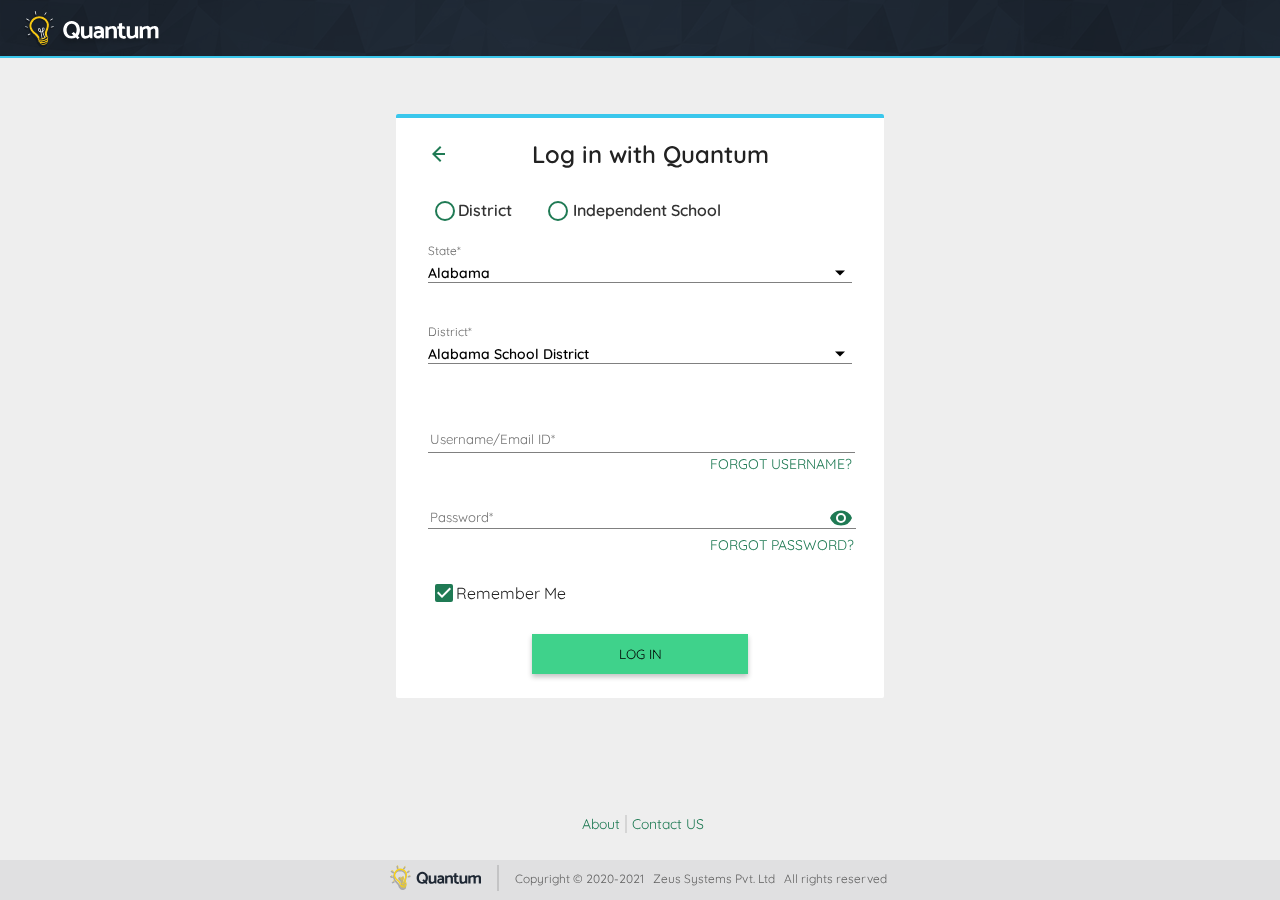
<file: index.html>
<!DOCTYPE html>
<html lang="en">
  <head>
    <meta charset="UTF-8" />
    <meta http-equiv="X-UA-Compatible" content="IE=edge" />
    <meta name="viewport" content="width=device-width, initial-scale=1" />
    <title>Quantum</title>
    <link rel="stylesheet" href="css/style.css" />
  </head>
  <body>
    <div class="container">
      <div class="header">
        <div class="header-icon"></div>
        <div class="header-image"></div>
      </div>

      <div class="hello">
        <div class="login">
          <div class="outline"></div>
          <div class="back"></div>
          <div class="login-with">Log in with Quantum</div>
          <input type="radio" name="field" id="district" />
          <label for="district" id="district-label">District</label>
          <input type="radio" name="field" id="school" />
          <label for="school" id="school-label">Independent School</label>

          <label for="state">State*</label>
          <select list="states" name="state" id="state">
            <datalist id="states">
              <option value="Alabama">Alabama</option>
              <option value="Andhra Pradesh">Andhra Pradesh</option>
              <option value="Andaman and Nicobar Islands">
                Andaman and Nicobar Islands
              </option>
              <option value="Arunachal Pradesh">Arunachal Pradesh</option>
              <option value="Assam">Assam</option>
              <option value="Bihar">Bihar</option>
              <option value="Chandigarh">Chandigarh</option>
              <option value="Chhattisgarh">Chhattisgarh</option>
              <option value="Dadar and Nagar Haveli">
                Dadar and Nagar Haveli
              </option>
              <option value="Daman and Diu">Daman and Diu</option>
              <option value="Delhi">Delhi</option>
              <option value="Lakshadweep">Lakshadweep</option>
              <option value="Puducherry">Puducherry</option>
              <option value="Goa">Goa</option>
              <option value="Gujarat">Gujarat</option>
              <option value="Haryana">Haryana</option>
              <option value="Himachal Pradesh">Himachal Pradesh</option>
              <option value="Jammu and Kashmir">Jammu and Kashmir</option>
              <option value="Jharkhand">Jharkhand</option>
              <option value="Karnataka">Karnataka</option>
              <option value="Kerala">Kerala</option>
              <option value="Madhya Pradesh">Madhya Pradesh</option>
              <option value="Maharashtra">Maharashtra</option>
              <option value="Manipur">Manipur</option>
              <option value="Meghalaya">Meghalaya</option>
              <option value="Mizoram">Mizoram</option>
              <option value="Nagaland">Nagaland</option>
              <option value="Odisha">Odisha</option>
              <option value="Punjab">Punjab</option>
              <option value="Rajasthan">Rajasthan</option>
              <option value="Sikkim">Sikkim</option>
              <option value="Tamil Nadu">Tamil Nadu</option>
              <option value="Telangana">Telangana</option>
              <option value="Tripura">Tripura</option>
              <option value="Uttar Pradesh">Uttar Pradesh</option>
              <option value="Uttarakhand">Uttarakhand</option>
              <option value="West Bengal">West Bengal</option>
            </datalist>
          </select>

          <label for="district-list">District*</label>
          <select list="districts-list" name="district-list" id="district-list">
            <datalist id="districts-list">
              <option value="Alabama School District">
                Alabama School District
              </option>
              <option value="Andhra Pradesh">Andhra Pradesh</option>
              <option value="Andaman and Nicobar Islands">
                Andaman and Nicobar Islands
              </option>
              <option value="Arunachal Pradesh">Arunachal Pradesh</option>
              <option value="Assam">Assam</option>
              <option value="Bihar">Bihar</option>
              <option value="Chandigarh">Chandigarh</option>
              <option value="Chhattisgarh">Chhattisgarh</option>
              <option value="Dadar and Nagar Haveli">
                Dadar and Nagar Haveli
              </option>
              <option value="Daman and Diu">Daman and Diu</option>
              <option value="Delhi">Delhi</option>
              <option value="Lakshadweep">Lakshadweep</option>
              <option value="Puducherry">Puducherry</option>
              <option value="Goa">Goa</option>
              <option value="Gujarat">Gujarat</option>
              <option value="Haryana">Haryana</option>
              <option value="Himachal Pradesh">Himachal Pradesh</option>
              <option value="Jammu and Kashmir">Jammu and Kashmir</option>
              <option value="Jharkhand">Jharkhand</option>
              <option value="Karnataka">Karnataka</option>
              <option value="Kerala">Kerala</option>
              <option value="Madhya Pradesh">Madhya Pradesh</option>
              <option value="Maharashtra">Maharashtra</option>
              <option value="Manipur">Manipur</option>
              <option value="Meghalaya">Meghalaya</option>
              <option value="Mizoram">Mizoram</option>
              <option value="Nagaland">Nagaland</option>
              <option value="Odisha">Odisha</option>
              <option value="Punjab">Punjab</option>
              <option value="Rajasthan">Rajasthan</option>
              <option value="Sikkim">Sikkim</option>
              <option value="Tamil Nadu">Tamil Nadu</option>
              <option value="Telangana">Telangana</option>
              <option value="Tripura">Tripura</option>
              <option value="Uttar Pradesh">Uttar Pradesh</option>
              <option value="Uttarakhand">Uttarakhand</option>
              <option value="West Bengal">West Bengal</option>
            </datalist>
          </select>

          <input type="text" placeholder="Username/Email ID*" id="username" />
          <label for="username">FORGOT USERNAME?</label>

          <input type="text" id="password" placeholder="Password*" />
          <button type="toggle" id="password_visible"></button>
          <label for="password">FORGOT PASSWORD?</label>

          <input type="checkbox" id="checkbox" checked />
          <label for="checkbox">Remember Me</label>

          <button
            type="button"
            class="button"
            title="Dashboard"
            onclick="location.href='./dashboard/dashboard.html'"
          >
            LOG IN
          </button>
        </div>
      </div>
    </div>

    <div class="end1">
      <div class="abcon">
        <div class="about">About</div>
        <div></div>
        <div class="contact">Contact US</div>
      </div>

      <div class="footer">
        <div class="footer_c">
          <div class="footer-icon"></div>
          <div class="sep"></div>
          <div class="copyright">Copyright &#169; 2020-2021</div>
          <div class="company">Zeus Systems Pvt. Ltd</div>
          <div class="end">All rights reserved</div>
        </div>
      </div>
    </div>
  </body>
</html>
</file>
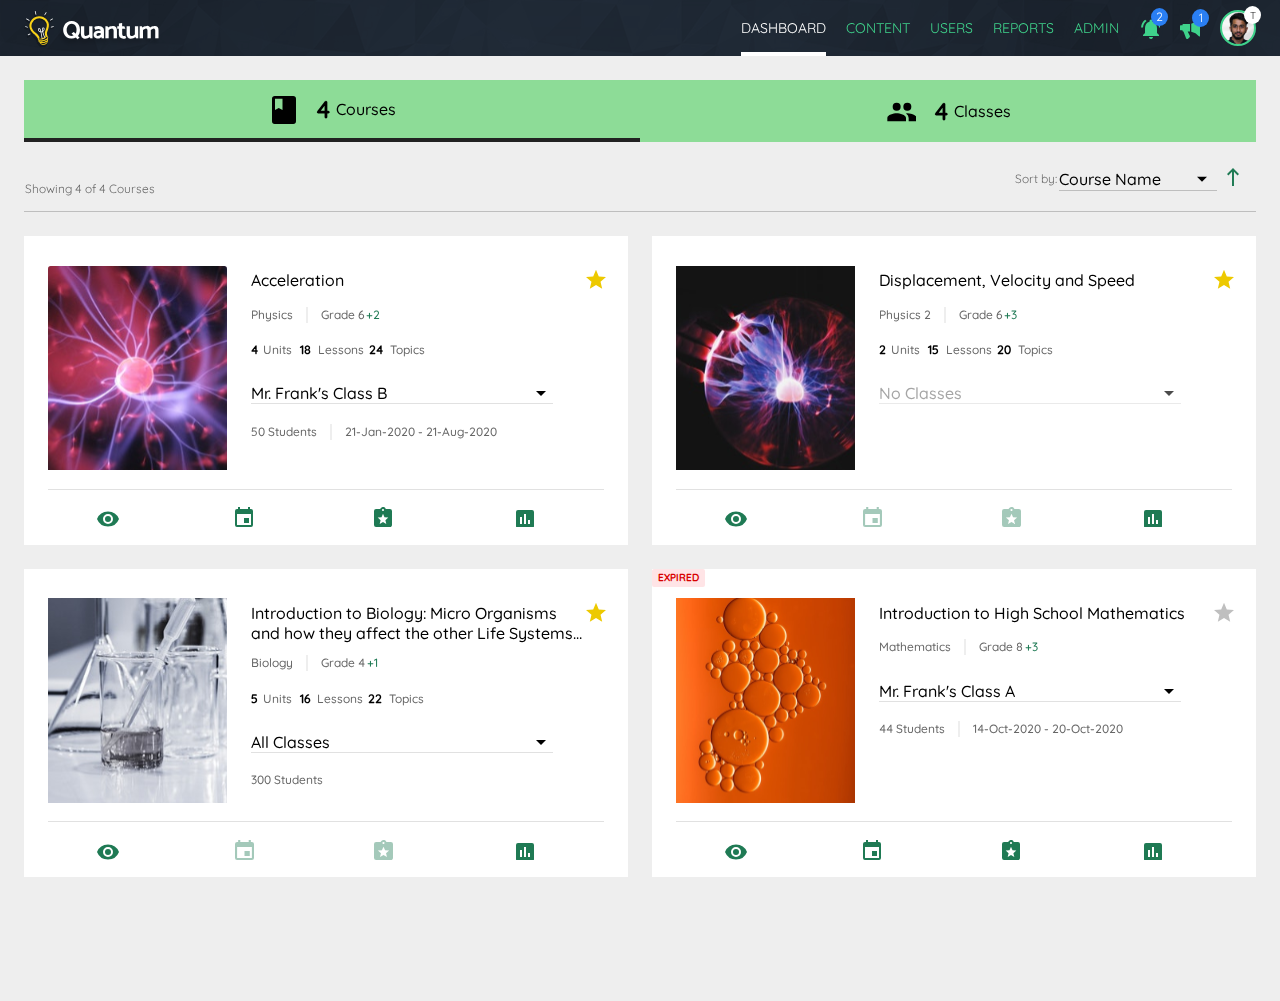
<file: dashboard/dashboard.html>
<!DOCTYPE html>
<html lang="en">
  <head>
    <meta charset="UTF-8" />
    <meta http-equiv="X-UA-Compatible" content="IE=edge" />
    <meta name="viewport" content="width=device-width, initial-scale=1.0" />
    <title>Document</title>
    <link rel="stylesheet" href="./css/dashboard.css" />
    <link rel="stylesheet" href="./css/dashboard1.css" />
  </head>
  <body>
    <div>
      <div class="header">
        <div class="header-image"></div>
        <div
          class="header-icon"
          title="Login Page"
          onclick="location.href='../index.html'"
        ></div>

        <div class="header-links">
          <nav class="nav-bar">
            <ul>
              <div class="links">
                <li class="tabs" value="active">DASHBOARD</li>
                <li class="tabs">CONTENT</li>
                <li class="tabs">USERS</li>
                <li class="tabs">REPORTS</li>
                <li class="tabs">ADMIN</li>
              </div>
              <div class="icons">
                <li class="notifications">
                  <div class="bubble"></div>
                </li>
                <li class="horn">
                  <div class="bubble"></div>
                </li>
                <li class="profile">
                  <div class="bubble"></div>
                </li>
                <button class="dropdown"></button>
              </div>
            </ul>
          </nav>
        </div>
      </div>

      <div class="navbar2">
        <div class="c c1" name="active">
          <div class="course-icon"></div>
          <div class="cou4"></div>
          <div class="course">Courses</div>
        </div>
        <div class="c c1" name="not-active">
          <div class="class-icon"></div>
          <div class="class4"></div>
          <div class="class">Classes</div>
        </div>
      </div>

      <div class="sort">
        <div></div>
        <div>
          <div class="sortby">Sort by:</div>
          <select name="course-name">
            <datalist id="course-name">
              <option>Course Name</option>
              <option>Course Expiry</option>
              <option>Course Completion</option>
            </datalist>
          </select>
          <div class="arrow"></div>
        </div>
      </div>

      <div class="showtabs"></div>
    </div>
    <div>
      <div class="abcon">
        <div class="about">About</div>
        <div></div>
        <div class="contact">Contact US</div>
      </div>
      <div class="footer">
        <div class="footer_c">
          <div class="footer-icon"></div>
          <div class="sep"></div>
          <div class="copyright">Copyright &#169; 2020-2021</div>
          <div class="company">Zeus Systems Pvt. Ltd</div>
          <div class="end">All rights reserved</div>
        </div>
      </div>
    </div>
    <script src="./js/dashboard.js" defer></script>
  </body>
</html>
</file>
<file: css/style.css>
@font-face {
  font-family: "Quicksand";
  src: url("../quantum_screen_assets/Quicksand font 1/Quicksand-VariableFont_wght.ttf")
    format("truetype");
}

html,
body {
  overflow-x: hidden;
  margin: 0;
  background-color:#EEEEEE;
}
body {
  height: 100vh;
  display: flex;
  flex-direction: column;
  justify-content: space-between;
}
body,
html {
  width: 100%;
  height: 100%;
}
.container {
  width: 100%;
}

*
  :not(
    .header-image,
    .header,
    .footer,
    .footer-icon,
    .footer_c div,
    .footer_c,
    .hello,
    .abcon,
    .login,
    .container,
    .end1,
    .abcon > div
  ) {
  position: absolute;
}

* {
  font-family: Quicksand;
}

.hello {
  display: flex;
  flex-direction: column;
  justify-content: space-around;
  align-items: center;
}

.header {
  margin: 0;
  width: auto;
  height: 56px;
  opacity: 1;
  background-color: #202a37;
  border-bottom: 2px solid #3ac7ec;
}

.header-image {
  width: auto;
  height: 56px;

  background-color: #202a37;
  background: transparent url("../quantum_screen_assets/header_pattern_svg.svg")
    repeat 0% 0% padding-box;
  mix-blend-mode: overlay;
  opacity: 0.8;
}

.header-icon {
  position: absolute;
  top: 11px;
  left: 24px;
  width: 135px;
  height: 36px;
  background: url("../quantum_screen_assets/icons/logo used in header.svg") 0%
    0% no-repeat padding-box;
  opacity: 1;
}

.outline {
  top: 0;
  width: 488px;
  height: 4px;
  background: #3ac7ec;
  border-radius: 2px 2px 0px 0px;
  opacity: 1;
  z-index: 1;
  margin: 0px;
}

.login {
  position: relative;
  width: 488px;
  height: 584px;
  background: #ffffff 0% 0% no-repeat padding-box;
  border-radius: 2px;
  margin: 56px 0 24px 0;
}

.back {
  top: 28px;
  left: 32px;
  width: 17px;
  height: 26px;
  color: #1f7a54;
  background-image: url("../quantum_screen_assets/icons/back.svg");
}

.login-with {
  top: 26px;
  left: 136px;
  width: 237px;
  height: 30px;

  text-align: center;
  font: 600 24px/28px Quicksand;
  color: #222222;
}

#district {
  background: url("../quantum_screen_assets/icons/radio-button-off.svg")
    no-repeat;
  top: 82px;
  left: 32px;
  width: 24px;
  height: 24px;
  appearance: none;
}

#district:checked,
#school:checked {
  background: url("../quantum_screen_assets/icons/radio-button-on.svg") left
    center no-repeat;
}
#district-label {
  top: 86px;
  left: 62px;
  width: 53px;
  height: 20px;

  text-align: left;
  font: 600 16px/20px Quicksand;

  color: #333333;
}

#school {
  background: url("../quantum_screen_assets/icons/radio-button-off.svg")
    no-repeat;
  top: 82px;
  left: 145px;
  width: 24px;
  height: 24px;
  appearance: none;
}

#school-label {
  top: 86px;
  left: 177px;
  width: 248px;
  height: 20px;
  text-align: left;
  font: 600 16px/20px Quicksand;
  letter-spacing: 0px;
  color: #333333;
}

select[name="state"] {
  top: 149px;
  left: 32px;
  width: 424px;
  height: 20px;
  border: none;
  border-bottom: 1px solid grey;
  font: 600 14px/18px Quicksand;
  appearance: none;
  background: url("../quantum_screen_assets/icons/arrow-down.svg") no-repeat;
  background-position: calc(100%);
}

select[name="state"]:focus {
  border-bottom: solid 1px #1f7a54;
  outline: 0;
}

label[for="state"] {
  top: 129px;
  left: 32px;
  width: 34px;
  height: 15px;

  text-align: left;
  font: 12px/16px Quicksand;
  color: #666666;
}

label[for="district-list"] {
  top: 210px;
  left: 32px;
  width: 44px;
  height: 15px;

  text-align: left;
  font: 12px/16px Quicksand;
  color: #666666;
}

select[name="district-list"] {
  top: 230px;
  left: 32px;
  width: 424px;
  height: 20px;
  border: none;
  border-bottom: 1px solid grey;
  font: 600 14px/18px Quicksand;
  appearance: none;
  background: url("../quantum_screen_assets/icons/arrow-down.svg") no-repeat;
  background-position: 100%;
}

select[name="district-list"]:focus {
  border-bottom: solid 1px #1f7a54;
  outline: 0;
}

#username {
  top: 311px;
  left: 32px;
  width: 423px;
  height: 25px;
  border: none;
  border-bottom: 1px solid grey;
}
#username:focus {
  border-bottom: solid 1px #1f7a54;
  outline: 0;
}

label[for="username"] {
  top: 341px;
  left: 314px;
  width: 142px;
  height: 18px;

  text-align: right;
  font: 14px/18px Quicksand;

  color: #1f7a54;
}

#password {
  top: 392px;
  left: 32px;
  width: 424px;
  height: 20px;
  border: none;
  border-bottom: 1px solid grey;
}
#password:focus {
  border-bottom: solid 1px #1f7a54;
  outline: 0;
}

#password_visible {
  top: 392px;
  left: 433px;
  width: 28px;
  height: 25px;
  background: transparent url("../quantum_screen_assets/icons/preview.svg")
    no-repeat;
  border: none;
}

label[for="password"] {
  top: 422px;
  left: 314px;
  width: 144px;
  height: 18px;
  text-align: right;
  font: 14px/18px Quicksand;
  letter-spacing: 0px;
  color: #1f7a54;
  text-transform: uppercase;
  opacity: 1;
}

input[type="checkbox"] {
  top: 464px;
  left: 32px;
  width: 24px;
  height: 24px;
  background-image: url("../quantum_screen_assets/icons/checkbox-unchecked.svg");
  appearance: none;
}

input[type="checkbox"]:checked {
  background-image: url("../quantum_screen_assets/icons/checkbox-checked.svg");
}

label[for="checkbox"] {
  top: 469px;
  left: 60px;
  width: 111px;
  height: 20px;
  text-align: left;
  font: 16px/20px Quicksand;
  letter-spacing: 0px;
  color: #222222;
}

.button {
  top: 520px;
  left: 136px;
  width: 216px;
  height: 40px;

  background: #3fd28b 0% 0% no-repeat padding-box;
  box-shadow: 0px 3px 5px #0000003d;
  border: none;
}

.button:hover {
  cursor: pointer;
}

.abcon {
  display: flex;
  justify-content: center;
}
.end1 {
  width: 100%;
}
.abcon div {
  margin: 15px 0 0 5px;
  font: 14px/18px Quicksand;
  color: #1f7a54;
}

.abcon > :nth-child(2) {
  border: 1px solid #0000001a;
}

.footer {
  display: flex;
  justify-content: center;
  align-items: center;
  width: auto;
  height: 40px;
  background: #E0E0E1 0% 0% no-repeat padding-box;
  margin-top: 3vh;
}

.footer_c {
  display: flex;
  justify-content: center;
}

.footer-icon {
  width: 91px;
  height: 30px;
  background: transparent
    url("../quantum_screen_assets/icons/logo used in footer.svg") padding-box
    no-repeat;
  margin-right: 16px;
}

.sep {
  top: 9px;
  width: 0px;
  height: 24px;
  border: 1px solid #0000001f;
  margin-right: 16px;
}
.copyright {
  position: relative;
  top: 6px;
  width: 130px;
  height: 15px;
  text-align: left;
  font: 12px/16px Quicksand;

  color: #616161;
  margin-right: 8px;
}

.company {
  position: relative;
  top: 6px;
  width: 131px;
  height: 15px;

  text-align: left;
  font: 12px/16px Quicksand;

  color: #616161;
}

.end {
  position: relative;
  top: 6px;
  width: 106px;
  height: 15px;
  text-align: left;
  font: 12px/16px Quicksand;

  color: #616161;
}
</file>
<file: dashboard/css/dashboard.css>
@font-face {
    font-family: 'Quicksand';
    src: url("../../quantum_screen_assets/Quicksand font 1/Quicksand-VariableFont_wght.ttf") format('truetype');
}

@font-face {
    font-family: 'Quicksand';
    src: url("../../quantum_screen_assets/Quicksand font 1/static/Quicksand-Medium.ttf") format('truetype');
    font-weight: 500;
}

.header{
    margin:0;
    width: auto;
    height: 56px;
    opacity: 1;
    background-color: #202a37;

}

html{
    overflow-x: hidden;
}
body{
    overflow-x: hidden;
    box-sizing: border-box;
    margin: 0;
    background-color: #EEEEEE;
    display: flex;
    flex-direction: column;
    justify-content: space-between;
    position: relative;
}

body, html {
    height: 100%;
  }
.header-image{
    margin: 0;
    width: auto;
    height: 56px;

    background-color: #202a37;
    background: transparent url('../../quantum_screen_assets/header_pattern_svg.svg') repeat 0% 0% padding-box;
    mix-blend-mode: overlay;
    opacity: 0.8;
}

.header-icon:hover{
    cursor: pointer;
    
}

.header-icon{
    position:absolute;
    top: 11px;
    left: 24px;
    width: 135px;
    height: 36px;
    background: url("../../quantum_screen_assets/icons/logo used in header.svg") 0% 0% no-repeat padding-box;
    opacity: 1;
}

.abcon{
    display: flex;
    justify-content: center;
}    
.abcon div{
    margin: 15px 0 0 5px;
    font: 14px/18px Quicksand;
    color: #1f7a54;
}

.abcon > :nth-child(2){
    border: 1px solid #0000001a;
 }
    
.footer{
    display: flex;
    justify-content: center;
    align-items: center;
    width: auto;
    height: 40px;
    background: #E0E1E1 0% 0% no-repeat padding-box;
    margin-top: 3vh;
}
    
    
.footer_c{
        display: flex;
        justify-content: center;
}
    
.footer-icon{    
    width: 91px;
    height: 30px;
    background: transparent url('../../quantum_screen_assets/icons/logo used in footer.svg') 0% 0% padding-box no-repeat;
    margin-right: 16px;
    }
    
.sep{
    top: 9px;
    width: 0px;
    height: 24px;
    border: 1px solid #0000001F;
    margin-right: 16px;
    }
.copyright{
        position: relative;
        top:6px;
    width: 130px;
    height: 15px;
    text-align: left;
    font: 12px/16px Quicksand;
    
    color: #616161;
    margin-right: 8px;
    }
    
.company{
        position: relative;
        top: 6px;
    width: 131px;
    height: 15px;
    
    text-align: left;
    font: 12px/16px Quicksand;
    
    color: #616161;
    
}
    
.end{
        position: relative;
    top: 6px;
    width: 106px;
    height: 15px;
    text-align: left;
    font: 12px/16px Quicksand;
    
    color: #616161;
    
}

nav{
    @media (max-width:724px) {
        padding: 3px;
    }
    padding: 4px;
}

.nav-bar{
    display: flex;
    justify-content: flex-end;

}

.nav-bar ul{
    display:flex
}

.nav-bar ul div{
    display:flex
}




.nav-bar ul > div{

    color: #3FD28B;
    list-style: none;
    font: 14px/14px Quicksand;
    transform: translateY(-66px);
 
}

.nav-bar ul li:not(.profile){
    padding: 11px 0;
}

.nav-bar ul li,button{
    margin-right: 20px;
}




.tabs[value=active]{
    color: white;
    border-bottom: 4px solid rgb(255, 255, 255);
}

.notifications{
    position: relative;
    top: 7px;
    width: 21px;
    height: 24px;
    background: url("../../quantum_screen_assets/icons/alerts.svg") no-repeat;
}

.horn{
    position: relative;
    top: 9px;
    width:20px;
    height: 20px;
    background: url("../../quantum_screen_assets/icons/announcements.svg") no-repeat;
}
.profile{
    
    position: relative;
    width:32px;
    height: 32px;
    background-size: 32px;
    background-image: url("Shubham_Raut_Photo.jpg");
    border: 2px solid #3FD28B;
    border-radius: 50%;
    
}

.bubble{
    font: 12px/16px Quicksand;
    color: #FFFFFF;
    display: flex;
    width: 17px;
    height: 18px;
    justify-content: center;
    align-items: center;
    background-color: #2A7FF3;
    border-radius: 50%;
    
}

.notifications .bubble{
    transform: translate(12px,-20px);
}
.horn .bubble{
    transform: translate(12px,-21px);
}

.profile .bubble{
    transform: translate(22px,-6px);
    background-color: #ffffff;
    color: #222222;
    font: 10px Quicksand;
}



@media (max-width:724px){
.links li{
    display: none;
}

}

@media (min-width:725px){
    .dropdown{
        display: none;
    }
}

.dropdown{
    cursor:pointer;
    position: relative;
    top: 6px;
    width: 24px;
    height: 24px;
    border: none;
    background:url("../../quantum_screen_assets/icons/hamburger-menu.svg") no-repeat;
}

.navbar2{
    display: flex;
    margin:24px;
    background-color: #8ddc97;
    height: 62px;
    justify-content: center;
    align-items: center;
}

.c{
    display: flex;
    justify-content: center;
    align-items: center;
    height: 58px;
    flex:1;
}


.course-icon{
    background-image: url("../../quantum_screen_assets/icons/courses.svg");
    width: 30px;
    height: 30px;
}


.class-icon{
    background-image: url("../../quantum_screen_assets/icons/classes.svg");
    width: 30px;
    height: 30px;
}

.class4,.cou4{
    font-weight: bold;
    font-size: large;
    margin-left: 18px;
    font: bold 24px/28px Quicksand;
}

.class,.course{

    margin-left: 5px;
    font: 500 16px/20px Quicksand;
}


.c1[name=active]{
    border-bottom: 4px solid #222222;
    
}

.sort{
    height: 45px;
    display: flex;
    justify-content: space-between;
    margin: 24px 24px;
    font:12px/14px Quicksand; 
    border-bottom: 1px solid #bebebe;
}

.sort div select{
    appearance: none;
    padding-right: 15px;
    width: auto;
    height: 24px;
    margin-left: 1px;
    font: 500 16px/20px Quicksand;
    border: none;
    background:none;
    border-bottom: 1px solid #bebebe;

    background: url("../../quantum_screen_assets/icons/arrow-down.svg") no-repeat;
    background-position: calc(100% - 3px);
}

select[name=course-name]:focus {
    outline: 0; 
}
.sort .arrow{
    margin: 1px 10px;
    width: 18px;
    height: 18px;
    background: url("../../quantum_screen_assets/icons/sort.svg") no-repeat;
    --transform: rotate(180deg);
}

.sort .sortby{
    transform: translateY(-10px);
}



.sort div{
    margin: 1px;
    display: flex;

}
.sort div:first-of-type{
    display: flex;
    align-items: center;
    color: #686868;
}

.showtabs{
    display: grid;
    gap: 24px;
    margin: 0;    
}

    
@media (min-width:725px){
    .showtabs{
        grid-template-columns: 1fr 1fr;
        grid-template-rows: 1fr 1fr;
        margin: 24px 
    }


}

@media (max-width:724px){

    .showtabs{
        justify-content: center;
    }
}
</file>
<file: dashboard/css/dashboard1.css>
@media (min-width:725px) {
    .tab .tab-image {
        display: flex;
        position: relative;
        margin: 24px;
        margin-bottom: 8%;
        margin-top: 13%;
        width: 14vw;
        height: 16vw;
        --background: url("../../quantum_screen_assets/images/imageMask-1.svg");
        background-size: 14vw;
    }
    .f-buttons{
        margin: 0 24px;
    }

    .title{
        flex:1
    }

}

@media (max-width:724px) {
    .tab .tab-image {
        display: flex;
        position: relative;
        margin: 3.8vw;
        margin-bottom: 8%;
        width: 22vw;
        height: 26vw;
        background-size: 22vw;
    }

    .f-buttons{
        margin: 0 3.5vw;
    }
    .title{
        width: 40vw ;
    }


}


.tab {
    background-color: rgb(255, 255, 255);
    display: grid;
    grid-template-columns: 3fr 5fr ;
    grid-template-rows: 9fr 2fr;
}

.expired{
    position: absolute;
    text-transform: uppercase;
    font: bold 10px/16px Quicksand;
    color: #D80000;
    background-color: #FFE4E6;
    border-radius: 2px;
    border: none;
}


.intro{
    margin-top: 9%;
    display: flex;
    justify-content: space-between;
    align-items: flex-start;
}

.favorite{
    border: none;
    width: 24px;
    height: 24px;
    background: url("../../quantum_screen_assets/icons/favourite.svg");
    transform: translateY(-9%);

}

.favorite:hover{
    cursor: pointer;
    opacity: 0.8;
}

.favorite:disabled{
    filter: invert(50%) brightness(1);
    opacity: 0.5;
}

.title{

    font: 500 16px/20px Quicksand;    
    display: -webkit-box;
    -webkit-line-clamp: 2;
    -webkit-box-orient: vertical;
    overflow: hidden;
}

.subject{
    display: flex;
    margin-top: 1vw;
}

.subject > :nth-child(1){
    font: 500 12px/16px Quicksand;
    color: #666666;
}

.subject > :nth-child(2){
    margin: 0 1vw;
    border: 1px solid #cecece56;
}


.subject > :nth-child(3){
    font: 500 12px/16px Quicksand;
    color: #666666;
    margin: 0 2px 0 0;
}

.subject > :nth-child(4){
    font: 500 12px/16px Quicksand;
    color: #1F7A54;
}



.syllabus{
    display: flex;
    margin-top: 1.5vw;
}

.syllabus > :nth-child(1){
    font: 800 12px/16px Quicksand;
    color: #000000;
}

.syllabus > :nth-child(2){
    margin: 0 8px 0 5px;
    font: 500 12px/16px Quicksand;
    color: #666666;
}

.syllabus > :nth-child(3){
    font: 800 12px/16px Quicksand;
    color: #000000;
    margin: 0 2px 0 0;
}

.syllabus > :nth-child(4){
    margin: 0 5px;
    font: 500 12px/16px Quicksand;
    color: #666666;
}

.syllabus > :nth-child(5){
    
    font: 800 12px/16px Quicksand;
    color: #000000;
    margin: 0 2px 0 0;
}

.syllabus > :nth-child(6){
    margin: 0 5px;
    font: 500 12px/16px Quicksand;
    color: #666666;
}


.select{
    outline: none;
    margin-top: 2vw;
    border: none;
    background: none;
    font: 500 16px/20px Quicksand;
    width: 80%;
    border-bottom: 1px solid rgba(0, 0, 0, 0.116);
    appearance: none;
    background: url("../../quantum_screen_assets/icons/arrow-down.svg") no-repeat;
    background-position: calc(100%);
}

.select{
    cursor: pointer;
}

.select:disabled{
    cursor:no-drop;
}

.students{
    display: flex;
    margin-top: 1.5vw;
}


.students > :nth-child(1){
    font: 500 12px/16px Quicksand;
    color: #666666;
    margin-right: 1vw;
}

.students > :nth-child(2){
    border: 1px solid #cecece56;
    margin-right: 1vw;
}

.students > :nth-child(3){
    font: 500 12px/16px Quicksand;
    color: #666666;
}   



.f-buttons{
    grid-column: span 2;
    display: flex;
    justify-content: space-around;
    align-items: center;
    border-top: 1px solid rgba(0, 0, 0, 0.116);
}

.f-buttons > button {
    
    border: none;
    width: 24px;
    height: 20px;
}

.f-buttons > :first-child{
    background: url("../../quantum_screen_assets/icons/preview.svg") no-repeat;
}

.f-buttons > :nth-child(2){
    background: url("../../quantum_screen_assets/icons/manage course.svg") no-repeat;
}

.f-buttons > :nth-child(3){
    background: url("../../quantum_screen_assets/icons/grade submissions.svg") no-repeat;
}
.f-buttons > :nth-child(4){
    background: url("../../quantum_screen_assets/icons/reports.svg") no-repeat;
}



.f-buttons button:hover{
    opacity: 0.9;
    cursor: pointer;
}
.f-buttons button:disabled{
    opacity: 0.4;
    cursor: not-allowed;
}

@media (max-width:480px){

    .tab{
        grid-template-columns: 3fr 5fr ;
        grid-template-rows: 10fr 4fr;
    }
    .f-buttons{
        margin-top: 15px;
    }

    .tab .tab-image {
        display: flex;
        --position: relative;
        margin: 12px;
        margin-top: 14%;
        width: 26vw;
        height: 30vw;
        background-size: 26vw;
    }

    .tab-content{
        margin-left: 0px;
    }

    .navbar2{
        margin:24px 10px;
    }

    .footer{
        justify-content: flex-start;
    }
}

@media(min-width:1600px){
    .tab {
        grid-template-rows: 9fr 1.5fr;
    }
}
</file>
